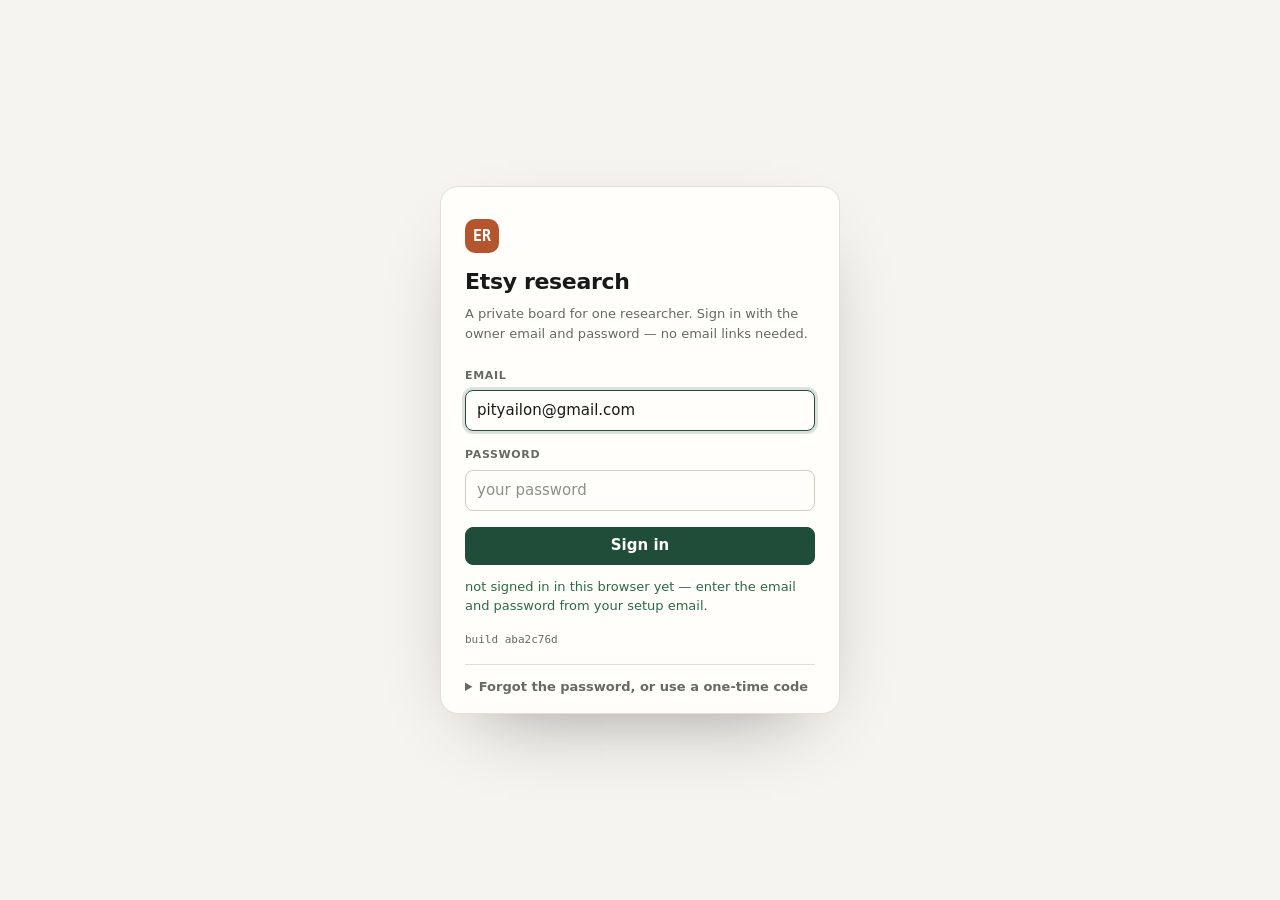
<file: index.html>
<!doctype html>
<html lang="en">
<head>
<meta charset="utf-8">
<meta name="build" content="aba2c76d">
<script>
  // Record failures before app.js runs: without this a thrown boot() looks
  // exactly like "signed in but the board never appeared".
  window.__errs = [];
  addEventListener('error', (e) => window.__errs.push(`${e.message} @ ${e.filename}:${e.lineno}`));
  // boot failsafe: if app.js never resolves the session, show the gate anyway
  setTimeout(() => {
    if (document.body.dataset.auth !== 'pending') return;
    document.body.dataset.auth = 'out';
    var g = document.getElementById('gate');
    if (g) g.hidden = false;   // [hidden] now really hides, so clear it
  }, 7000);
  addEventListener('unhandledrejection', (e) => window.__errs.push(`promise: ${(e.reason && e.reason.message) || e.reason}`));
</script>
<meta name="viewport" content="width=device-width, initial-scale=1">
<title>Etsy research — a private board for picking niches</title>
<meta name="description" content="What Etsy sells for each keyword: prices, favourite counts, seller strength and how the search results move over time.">
<meta name="color-scheme" content="light dark">
<link rel="stylesheet" href="./styles.css?v=2c729a61">
<link rel="icon" href="data:image/svg+xml,<svg xmlns='http://www.w3.org/2000/svg' viewBox='0 0 100 100'><rect width='100' height='100' rx='22' fill='%23b4552d'/><text x='50' y='68' font-family='system-ui' font-size='54' font-weight='600' text-anchor='middle' fill='%23fff'>E</text></svg>">
</head>
<body data-auth="pending">
<a class="skip" href="#browse">Skip to the listings</a>
<div id="boot-splash">Checking your session…</div>

<div id="banner" class="banner" hidden></div>

<header class="appbar">
  <div class="shell appbar-in">
    <div class="brand">
      <span class="brand-mark" aria-hidden="true">ER</span>
      <span class="brand-text">
        <b>Etsy research</b>
        <span>private board</span>
      </span>
    </div>
    <div class="appbar-right">
      <span class="crawl-state" title="When the crawler last wrote a listing">
        <span class="dot" id="s-dot"></span>
        <span id="s-seen">—</span>
      </span>
      <button class="btn ghost sm" id="acct-btn" title="account">account</button>
    </div>
  </div>
</header>

<main class="shell">

  <!-- ── at a glance ───────────────────────────────────────────────────── -->
  <section class="kpis" aria-label="What the board holds">
    <div class="kpi">
      <span class="kpi-label">Listings</span>
      <b id="s-listings">—</b>
      <span class="kpi-note">unique products, de-duplicated by Etsy id</span>
    </div>
    <div class="kpi">
      <span class="kpi-label">Readings</span>
      <b id="s-snaps">—</b>
      <span class="kpi-note">price and favourite readings over time</span>
    </div>
    <div class="kpi">
      <span class="kpi-label">Keywords</span>
      <b id="s-queue">—</b>
      <span class="kpi-note">on the crawl schedule</span>
    </div>
    <div class="kpi kpi-budget">
      <span class="kpi-label">Search pages today</span>
      <b id="kpi-pages">—</b>
      <span class="kpi-note" id="kpi-pages-note">loading budget…</span>
      <div class="meter"><i id="kpi-meter"></i></div>
    </div>
  </section>

  <!-- ── market ────────────────────────────────────────────────────────── -->
  <section class="card-block" id="market" aria-labelledby="market-title">
    <div class="block-head">
      <div>
        <h2 id="market-title">Market</h2>
        <div class="title-row"><h3>What each keyword is actually worth</h3></div>
        <p class="block-sub">
          One row per keyword, from its most recent crawl. Read left to right:
          <b>the going price</b>, then <b>how much demand the winners have</b>, then
          <b>how weak the field is</b> — a high price with weak sellers is the opening.
        </p>
      </div>
    </div>

    <div class="table-wrap">
      <table class="data market-table">
        <thead>
          <tr>
            <th scope="col">Keyword</th>
            <th scope="col">Listings in crawl</th>
            <th scope="col">Median price</th>
            <th scope="col">Top 10% favourites</th>
            <th scope="col">Weak sellers</th>
            <th scope="col">Listed ≤ 90 days</th>
            <th scope="col">Next check</th>
          </tr>
        </thead>
        <tbody id="market-body"></tbody>
      </table>
    </div>
    <p class="empty-inline" id="market-empty" hidden>
      Nothing measured yet. Add a keyword below and the next crawl fills this table in.
    </p>

    <p class="note">
      <b>Listings in crawl</b> is the size of that keyword's most recent sample, not its whole
      market. The two shares are measured over the same sample — “listed ≤ 90 days” only counts
      crawls from 6 November 2026 onward, so older rows show a dash rather than a guess.
    </p>

    <dl class="legend">
      <div>
        <dt>Top 10% favourites</dt>
        <dd>The favourite count that puts a listing in the best tenth of results — the bar a new listing has to clear.</dd>
      </div>
      <div>
        <dt>Weak sellers</dt>
        <dd>Share of results with fewer than 50 reviews. High means the field is soft and a new shop can rank.</dd>
      </div>
      <div>
        <dt>Listed ≤ 90 days</dt>
        <dd>Share of listings created in the last three months. High means Etsy is still letting newcomers in.</dd>
      </div>
    </dl>
  </section>

  <!-- ── signals ───────────────────────────────────────────────────────── -->
  <section class="card-block" id="signals" aria-labelledby="signals-title">
    <div class="block-head split">
      <div>
        <h2 id="signals-title">Signals</h2>
        <div class="title-row"><h3>Where a new design can still win</h3></div>
        <p class="block-sub">
          Everything below is derived from data already stored — publish dates, favourite counts,
          search rank — so it costs no extra page loads. Favourites stand in for sales: Etsy
          publishes no sold counts, and a favourite is the closest public sign of intent to buy.
        </p>
      </div>
      <div class="field">
        <label for="sig-kw">Focus keyword</label>
        <select id="sig-kw"></select>
      </div>
    </div>

    <div class="table-wrap">
      <table class="data">
        <thead>
          <tr>
            <th scope="col">Keyword</th>
            <th scope="col">Entry score</th>
            <th scope="col">Sample</th>
            <th scope="col">Median price</th>
            <th scope="col">Top 10% favourites</th>
            <th scope="col">Weak sellers</th>
            <th scope="col">New in top 30</th>
            <th scope="col">Shop HHI</th>
          </tr>
        </thead>
        <tbody id="entry-body"></tbody>
      </table>
    </div>

    <dl class="legend">
      <div>
        <dt>Entry score</dt>
        <dd>0–100. How weak the sellers are, how often new listings break into the top 30, how
          spread out the shops are, and how much demand the winners show — combined. Higher means
          an easier market to enter.</dd>
      </div>
      <div>
        <dt>New in top 30</dt>
        <dd>Share of the first 30 results published in the last 90 days. This single number decides
          whether a new shop can rank at all.</dd>
      </div>
      <div>
        <dt>Shop HHI</dt>
        <dd>How concentrated the market is across shops. Near 0 means hundreds of small sellers;
          above 0.25 means a handful of shops own the results.</dd>
      </div>
    </dl>

    <div class="signal-grid">
      <div>
        <h3 class="sub-head">Do new listings reach the top?</h3>
        <p class="panel-sub">
          Every listing in the sample, bucketed by age, with the share of each bucket that appeared
          in the first 20 results. If the 0–7 day row is near zero for a keyword, that market is
          closed to newcomers.
        </p>
        <div class="table-wrap">
          <table class="data compact">
            <thead>
              <tr>
                <th scope="col">Age</th>
                <th scope="col">Top-20 share</th>
                <th scope="col">Median favourites/day</th>
                <th scope="col">Listings</th>
              </tr>
            </thead>
            <tbody id="cohort-body"></tbody>
          </table>
        </div>
      </div>
      <div>
        <h3 class="sub-head">Launch curve</h3>
        <p class="panel-sub">
          Median favourites per day, grouped by the week a listing was published. A flat line means
          age barely matters; a falling line means the niche rewards whatever is newest.
        </p>
        <div class="curve" id="curve-body" role="img" aria-label="Favourites per day by publication week"></div>
      </div>
    </div>

    <h3 class="sub-head">Fastest movers</h3>
    <p class="panel-sub">
      Listings under 90 days old, ranked by favourites gained per day since publication — the
      closest thing to “what is working right now”.
    </p>
    <ol class="movers" id="movers-body"></ol>

    <h3 class="sub-head">Title language that wins</h3>
    <p class="panel-sub">
      Words and two-word phrases taken from titles, ranked by the median favourites of the listings
      that use them. It answers a narrow question: which words keep showing up on the listings that
      get saved?
    </p>
    <div class="table-wrap">
      <table class="data compact">
        <thead>
          <tr>
            <th scope="col">Phrase</th>
            <th scope="col">Listings</th>
            <th scope="col">Median favourites</th>
            <th scope="col">Top 10%</th>
            <th scope="col">Median price</th>
            <th scope="col">New (30 d)</th>
          </tr>
        </thead>
        <tbody id="phrase-body"></tbody>
      </table>
    </div>
    <p class="note">
      A phrase needs at least three listings in the sample to appear — a word used once by one huge
      listing is noise, not a pattern.
    </p>
  </section>

  <!-- ── design briefs ────────────────────────────────────────────────── -->
  <section class="card-block" id="briefs" aria-labelledby="briefs-title">
    <div class="block-head split">
      <div>
        <h2 id="briefs-title">Design briefs</h2>
        <div class="title-row"><h3>What to design next, and what the winners look like</h3></div>
        <p class="block-sub">
          Every shirt is filed into one buyer-identity niche by its title. A niche scores high when
          its winners show real demand but the niche is not yet saturated. Click a row to see the
          six best-performing designs inside it.
        </p>
      </div>
      <div class="field">
        <label for="db-kw">Keyword</label>
        <select id="db-kw"></select>
      </div>
    </div>

    <div class="table-wrap">
      <table class="data" id="brief-table">
        <thead>
          <tr>
            <th scope="col">Niche</th>
            <th scope="col">Opportunity</th>
            <th scope="col">Listings</th>
            <th scope="col">Median favourites</th>
            <th scope="col">Top 10%</th>
            <th scope="col">Median price</th>
            <th scope="col">Shops</th>
            <th scope="col">New (90 d)</th>
          </tr>
        </thead>
        <tbody id="brief-body"></tbody>
      </table>
    </div>
    <p class="note" id="brief-note">
      Opportunity combines demand (the favourites a top-10% listing in this niche has), how open the
      niche is (fewer listings and shops score higher) and freshness — then shrinks towards zero
      below 30 listings, so one viral shirt cannot invent a niche.
    </p>

    <h3 class="sub-head" id="designs-head">Designs in this niche</h3>
    <p class="panel-sub">
      The six most-favourited shirts in the selected niche. Read the idea, the phrasing and the
      typography — the point is your own version of a concept that already works, never a copy.
    </p>
    <div class="design-grid" id="design-grid"></div>

    <h3 class="sub-head">What the winners are printed on</h3>
    <p class="panel-sub">
      Blank and print method, read from the descriptions of the shirts this crawler has seen. This
      is the cost-and-margin half of the decision, not the design half.
    </p>
    <div class="table-wrap">
      <table class="data compact">
        <thead>
          <tr>
            <th scope="col">Blank / method</th>
            <th scope="col">Share of shirts</th>
            <th scope="col">Median favourites</th>
          </tr>
        </thead>
        <tbody id="production-body"></tbody>
      </table>
    </div>
  </section>

  <!-- ── design library ─────────────────────────────────────────────────── -->
  <section class="card-block" id="library" aria-labelledby="library-title">
    <div class="block-head split">
      <div>
        <h2 id="library-title">Design library</h2>
        <div class="title-row"><h3>Every design read off the artwork — phrase, composition, palette</h3></div>
        <p class="block-sub">
          The crawler stores what Etsy says about a listing. This panel reads the picture: the phrase
          printed on the shirt (OCR), whether the design is text-only or text plus artwork, the
          background treatment, and the dominant colours. Filter it, read the phrases, then make your
          own version — inspiration, never a copy.
        </p>
      </div>
      <div class="field">
        <label for="lib-kw">Keyword</label>
        <select id="lib-kw"></select>
      </div>
    </div>

    <div class="toolbar lib-toolbar">
      <div class="field">
        <label for="lib-niche">Niche</label>
        <select id="lib-niche"></select>
      </div>
      <div class="field">
        <label for="lib-bg">Background</label>
        <select id="lib-bg">
          <option value="all">Any</option>
          <option value="solid">Solid</option>
          <option value="striped">Striped</option>
          <option value="gradient">Gradient</option>
          <option value="photo">Photo / mockup</option>
        </select>
      </div>
      <div class="field">
        <label for="lib-only">Show</label>
        <select id="lib-only">
          <option value="all">All designs</option>
          <option value="text">With a readable phrase</option>
          <option value="proven">Bestseller or star seller</option>
        </select>
      </div>
      <button id="lib-csv" class="btn ghost" type="button">Download CSV</button>
    </div>

    <p class="note" id="lib-count">Loading the library…</p>
    <div class="lib-grid" id="lib-grid"></div>

    <h3 class="sub-head">Validated phrases</h3>
    <p class="panel-sub">
      The same words on more than one shirt. Several sellers arriving at the same phrase
      independently is the closest thing to proof that an idea sells — this is the pattern half of
      the research, before you reimagine it for your own niche.
    </p>
    <div class="table-wrap">
      <table class="data compact">
        <thead>
          <tr>
            <th scope="col">Phrase</th>
            <th scope="col">Shirts</th>
            <th scope="col">Shops</th>
            <th scope="col">Demand</th>
            <th scope="col">Niches it spans</th>
            <th scope="col">Median price</th>
          </tr>
        </thead>
        <tbody id="pat-body"></tbody>
      </table>
    </div>
  </section>

  <!-- ── listings ──────────────────────────────────────────────────────── -->
  <section class="card-block" id="browse" aria-labelledby="browse-title">
    <div class="block-head">
      <div>
        <h2 id="browse-title">Listings</h2>
        <div class="title-row"><h3>Every product the crawler has captured</h3></div>
      </div>
      <div class="toolbar">
        <label class="search-wrap" aria-label="Search listings">
          <svg viewBox="0 0 24 24" aria-hidden="true"><circle cx="11" cy="11" r="7"></circle><path d="m16.5 16.5 4 4"></path></svg>
          <input type="text" id="q" placeholder="Search title, shop or description">
        </label>
        <div class="seg" id="seg" role="group" aria-label="Filter listings">
          <button data-status="all" aria-pressed="true">All</button>
          <button data-status="rising" aria-pressed="false">Rising</button>
          <button data-status="new" aria-pressed="false">New</button>
          <button data-status="starred" aria-pressed="false">Shortlisted</button>
          <button data-status="organic" aria-pressed="false">No ads</button>
        </div>
        <div class="field">
          <select id="sort" aria-label="Sort listings">
            <option value="favorites">Most favourites</option>
            <option value="momentum">Biggest gain since last crawl</option>
            <option value="newest">Newest first seen</option>
            <option value="price_asc">Price, low to high</option>
            <option value="price_desc">Price, high to low</option>
            <option value="reviews">Most reviewed</option>
          </select>
        </div>
        <div class="count" id="count"></div>
      </div>
    </div>

    <div class="grid" id="grid"></div>
    <div class="more" id="more-wrap" hidden><button class="btn ghost" id="more">Show more</button></div>
    <div class="empty" id="empty" hidden>Nothing matches yet. Add a keyword below — the crawler picks it up within the hour.</div>
  </section>

  <!-- ── crawler ───────────────────────────────────────────────────────── -->
  <section class="card-block block-secondary" id="crawler" aria-labelledby="crawler-title">
    <div class="block-head">
      <div>
        <h2 id="crawler-title">Crawler</h2>
        <div class="title-row"><h3>What gets crawled, and when</h3></div>
        <p class="block-sub">
          Each keyword has its own timer and its own place in the search results.
          One wake-up always fetches two search pages, then visits every new listing on them.
        </p>
      </div>
      <div class="now" id="next-up"></div>
    </div>

    <form class="queue-form" id="kw-form" autocomplete="off">
      <div class="field grow">
        <label for="kw">Add a keyword</label>
        <input type="text" id="kw" placeholder="e.g. personalised wedding gift" required minlength="2" maxlength="80">
      </div>
      <div class="field">
        <label for="kw-depth">Page depth <button type="button" class="help" data-help="depth" aria-label="What is page depth?">?</button></label>
        <input type="number" id="kw-depth" value="20" min="1" max="100">
      </div>
      <div class="field">
        <label for="kw-interval">Check every</label>
        <select id="kw-interval"></select>
      </div>
      <button class="btn" type="submit">Add to queue</button>
    </form>

    <div class="bulk" id="bulk" hidden>
      <b id="bulk-count">0 selected</b>
      <span class="bulk-label">check every</span>
      <select id="bulk-interval" aria-label="Interval for selected keywords"></select>
      <button class="btn sm" id="bulk-apply" type="button">Apply</button>
      <button class="btn ghost sm" id="bulk-clear" type="button">Clear</button>
    </div>

    <div class="table-wrap">
      <table class="queue">
        <thead>
          <tr>
            <th class="chk"><input type="checkbox" id="check-all" aria-label="Select all keywords"></th>
            <th>Keyword</th>
            <th>Check every</th>
            <th>Depth</th>
            <th>Lap progress</th>
            <th>Next check</th>
            <th>Last run</th>
            <th class="acts"></th>
          </tr>
        </thead>
        <tbody id="queue-body"></tbody>
      </table>
      <p class="queue-empty" id="queue-empty" hidden>No keywords yet. Add one above and the runner picks it up within the hour.</p>
    </div>

    <div class="explainers">
      <details class="explain" id="explain-depth">
        <summary>What is “page depth”?</summary>
        <div class="explain-body" id="depth-explain"></div>
      </details>
      <details class="explain" id="explain-interval">
        <summary>What does “check every” change?</summary>
        <div class="explain-body" id="interval-explain"></div>
      </details>
    </div>

    <div class="budget">
      <div class="budget-head">
        <b>Today's crawl budget</b>
        <span id="budget-text">—</span>
      </div>
      <div class="meter"><i id="budget-bar"></i></div>
      <div class="budget-foot">
        <span id="demand-text"></span>
        <span class="budget-set">
          <label for="budget-input">pages/day</label>
          <input type="number" id="budget-input" min="6" max="200" step="2">
          <button class="btn ghost sm" id="budget-save" type="button">Save</button>
        </span>
      </div>
    </div>
  </section>

  <!-- ── runs ──────────────────────────────────────────────────────────── -->
  <section class="card-block" id="runs-block" aria-labelledby="runs-title">
    <div class="block-head">
      <div>
        <h2 id="runs-title">Recent slices</h2>
        <div class="title-row"><h3>Every wake-up, and whether Etsy let it through</h3></div>
        <p class="block-sub">A slice is two search pages plus the listings on them. Challenges are the slider puzzles Etsy served.</p>
      </div>
    </div>
    <div class="table-wrap">
      <table class="runs">
        <thead><tr><th>Started</th><th>Keyword</th><th>Pages</th><th>Result</th><th>Listings</th><th>Challenges</th></tr></thead>
        <tbody id="runs"></tbody>
      </table>
    </div>
  </section>
</main>

<div class="scrim" id="scrim"></div>
<aside class="drawer" id="drawer" aria-hidden="true" aria-label="Listing details">
  <button class="close" id="drawer-close" aria-label="Close">✕</button>
  <div id="drawer-body"></div>
</aside>

<div class="scrim2" id="confirm-scrim" hidden></div>
<div class="modal small" id="confirm" role="dialog" aria-modal="true" aria-labelledby="confirm-title" hidden>
  <h3 id="confirm-title">Are you sure?</h3>
  <p class="sub" id="confirm-body"></p>
  <div class="modal-foot">
    <button class="btn" id="confirm-ok" type="button">Confirm</button>
    <button class="btn ghost" id="confirm-cancel" type="button">Cancel</button>
  </div>
</div>

<!-- ── sign-in gate ────────────────────────────────────────────────────── -->
<section class="gate" id="gate" hidden>
  <form class="gate-card" id="gate-form" onsubmit="return window.__gateReady ? true : window.__gateStale()">
    <div class="gate-mark" aria-hidden="true">ER</div>
    <h1>Etsy research</h1>
    <p class="gate-sub">A private board for one researcher. Sign in with the owner email and password — no email links needed.</p>
    <label for="gate-email">Email</label>
    <input type="email" id="gate-email" value="pityailon@gmail.com" autocomplete="username" spellcheck="false" required>
    <label for="gate-pw">Password</label>
    <input type="password" id="gate-pw" autocomplete="current-password" autocapitalize="off" autocorrect="off" spellcheck="false" placeholder="your password" required>
    <button class="btn" id="gate-signin" type="submit">Sign in</button>
    <p class="gate-msg" id="gate-msg" hidden></p>
    <p class="gate-foot mono-note">build <span id="build-tag">not loaded</span></p>
    <details class="gate-alt">
      <summary>Forgot the password, or use a one-time code</summary>
      <p>Type the code from a sign-in email, paste a sign-in link, or send yourself a fresh link.</p>
      <input type="text" id="gate-paste" placeholder="8-digit code, or the whole link" spellcheck="false" autocomplete="off">
      <button class="btn ghost" id="gate-verify" type="button">Sign in with this</button>
      <button class="btn ghost" id="gate-send" type="button">Email me a link instead</button>
    </details>
  </form>
</section>

<div class="toast" id="toast" role="status" aria-live="polite"></div>

<div class="scrim2" id="acct-scrim" hidden></div>
<div class="modal small" id="acct" hidden role="dialog" aria-modal="true" aria-labelledby="acct-title">
  <h2 id="acct-title">Account</h2>
  <p class="mono-note">Signed in as <b id="acct-who">—</b></p>
  <div class="modal-actions">
    <button class="btn ghost" id="acct-close" type="button">Close</button>
    <button class="btn ghost" id="acct-pw" type="button">Change password</button>
    <button class="btn danger" id="acct-out" type="button">Sign out</button>
  </div>
</div>

<div class="scrim2" id="pw-scrim" hidden></div>
<div class="modal small" id="pw" hidden role="dialog" aria-modal="true" aria-labelledby="pw-title">
  <h2 id="pw-title">Change password</h2>
  <label for="pw-new">New password</label>
  <input type="password" id="pw-new" autocomplete="new-password" autocapitalize="off" autocorrect="off" spellcheck="false" placeholder="at least 6 characters">
  <label for="pw-new2">Repeat it</label>
  <input type="password" id="pw-new2" autocomplete="new-password">
  <p class="mono-note" id="pw-msg"></p>
  <div class="modal-actions">
    <button class="btn ghost" id="pw-cancel" type="button">Cancel</button>
    <button class="btn" id="pw-save" type="button">Save password</button>
  </div>
</div>

<script>
  // "I click Sign in and nothing happens" means app.js never ran: GitHub Pages
  // caches HTML for 10 minutes, so a stale index.html can point at a stale (or
  // missing) app.js while the page still looks finished.
  //   * the build id is fetched fresh every load and the scripts loaded with it,
  //     so an old shell still executes the newest code;
  //   * if the app never binds the form, pressing the button explains itself
  //     instead of quietly reloading the page.
  window.__gateStale = function () {
    var m = document.getElementById('gate-msg');
    if (m) {
      m.hidden = false;
      m.innerHTML = 'This page did not finish loading. <a href="./?v=' + Date.now() +
        '">Reload the latest version</a> and try again.';
    }
    return false;
  };

  (function () {
    function load(file, ver) {
      return new Promise(function (resolve) {
        var el = document.createElement('script');
        el.src = './' + file + (ver ? '?v=' + ver : '');
        el.onload = el.onerror = resolve;
        document.body.appendChild(el);
      });
    }
    function boot(ver) {
      window.__BUILD = ver || '';
      // same reason as the scripts: a content-hashed href defeats the 10-minute
      // cache even when the shell itself is stale
      var css = document.querySelector('link[href*="./styles.css?v=2c729a61"]');
      if (css && ver) css.href = './styles.css?v=' + ver;
      return load('config.js', ver).then(function () { return load('app.js', ver); });
    }
    fetch('./version.json?t=' + Date.now(), { cache: 'no-store' })
      .then(function (r) { return r.ok ? r.json() : {}; })
      .then(function (v) { return boot(v && v.build); })
      .catch(function () { return boot(''); });
  })();
</script>
</body>
</html>
</file>
<file: styles.css>
/* ─────────────────────────────────────────────────────────────────────────────
   Etsy research — board styles

   Design notes
   ------------
   Surface: Monitor (primary) + Explore (secondary). The board is read at a
   glance, several times a day: numbers first, decoration last. So the layout is
   a KPI strip → a market table (the decision) → the listing grid → the crawler
   machinery. No hero, no icon tiles, no gradients.

   Tokens only. Every colour, space and radius below is a variable, so the dark
   variant is a token override rather than a second stylesheet. Numbers are
   tabular everywhere they can change, so columns do not jitter between crawls.
   ──────────────────────────────────────────────────────────────────────────── */

:root {
  color-scheme: light;

  /* surfaces */
  --paper: #f6f4ef;
  --surface: #fffefb;
  --surface-2: #f1eee6;
  --surface-3: #e9e5db;
  --line: #e3ded2;
  --line-strong: #d2cbbd;

  /* ink */
  --ink: #171a16;
  --ink-2: #3c423a;
  --muted: #656b61;   /* 4.99 on paper, 5.44 on surface — passes AA at 12px */
  --muted-2: #8b9186;

  /* accents — terracotta is Etsy's, green is "your money" */
  --brand: #b4552d;
  --brand-soft: #f6e7df;
  --accent: #1f4d3a;
  --accent-soft: #e4ece5;
  --up: #2c6a45;
  --down: #9c3d2e;
  --warn: #8d601c;
  --warn-soft: #f7ecd8;

  /* shape */
  --r-sm: 8px;
  --r: 12px;
  --r-lg: 18px;
  --shadow-1: 0 1px 2px rgb(23 26 22 / .05);
  --shadow-2: 0 1px 2px rgb(23 26 22 / .05), 0 10px 28px -12px rgb(23 26 22 / .18);

  /* type */
  --font: ui-sans-serif, system-ui, -apple-system, "Segoe UI", Roboto, "Helvetica Neue", Arial, sans-serif;
  --mono: ui-monospace, SFMono-Regular, "SF Mono", Menlo, Consolas, monospace;
  --t-xs: .6875rem;
  --t-sm: .8125rem;
  --t-base: .9375rem;
  --t-md: 1.0625rem;
  --t-lg: 1.375rem;
  --t-xl: 1.75rem;

  /* space */
  --s-1: 4px; --s-2: 8px; --s-3: 12px; --s-4: 16px;
  --s-5: 24px; --s-6: 32px; --s-7: 48px;
}

@media (prefers-color-scheme: dark) {
  :root {
    color-scheme: dark;
    --paper: #141614;
    --surface: #1b1e1b;
    --surface-2: #212521;
    --surface-3: #2a2e29;
    --line: #2e332d;
    --line-strong: #3d423b;
    --ink: #f2f1ec;
    --ink-2: #cfd2c9;
    --muted: #9aa093;
    --muted-2: #7d8377;
    --brand: #d97a52;
    --brand-soft: #3a251c;
    --accent: #7fb79a;
    --accent-soft: #22352b;
    --up: #7fb79a;
    --down: #e08d7c;
    --warn: #d9b072;
    --warn-soft: #33291a;
    --shadow-1: 0 1px 2px rgb(0 0 0 / .4);
    --shadow-2: 0 1px 2px rgb(0 0 0 / .4), 0 12px 30px -14px rgb(0 0 0 / .7);
  }
  .thumb img { filter: brightness(.94); }
}

*, *::before, *::after { box-sizing: border-box; }

html { -webkit-text-size-adjust: 100%; }

body {
  margin: 0;
  background: var(--paper);
  color: var(--ink);
  font: var(--t-base)/1.5 var(--font);
  -webkit-font-smoothing: antialiased;
  text-rendering: optimizeLegibility;
}

h1, h2, h3, h4 { margin: 0; line-height: 1.2; letter-spacing: -.015em; font-weight: 600; }
p { margin: 0; }
a { color: inherit; }
b, strong { font-weight: 600; }

/* every number that can change is tabular */
.num, .kpi b, .data td, .data th, .price, .delta, .stat b, .kv dd, .meter-note,
.metrics b, .share b, .count, .runs td, .runs th, .budget-head b {
  font-variant-numeric: tabular-nums;
  font-feature-settings: "tnum" 1, "ss01" 1;
}

.skip {
  position: absolute; left: -999px; top: 0; z-index: 100;
  background: var(--surface); color: var(--ink); padding: 10px 14px;
  border: 1px solid var(--line-strong); border-radius: var(--r-sm);
}
.skip:focus { left: 12px; top: 12px; }

:focus-visible {
  outline: 2px solid var(--accent);
  outline-offset: 2px;
  border-radius: 4px;
}

/* ── shell ─────────────────────────────────────────────────────────────────── */
.shell {
  width: 100%;
  max-width: 1440px;
  margin-inline: auto;
  padding-inline: clamp(16px, 3vw, 40px);
}
main.shell { padding-bottom: 96px; }

/* ── app bar ───────────────────────────────────────────────────────────────── */
.appbar {
  position: sticky; top: 0; z-index: 30;
  background: color-mix(in oklab, var(--paper) 88%, transparent);
  backdrop-filter: blur(12px) saturate(1.2);
  border-bottom: 1px solid var(--line);
}
.appbar-in {
  display: flex; align-items: center; gap: var(--s-4);
  min-height: 58px;
}
.brand { display: flex; align-items: center; gap: 10px; min-width: 0; }
.brand-mark {
  width: 26px; height: 26px; border-radius: 8px; flex: none;
  background: var(--brand); color: #fff;
  display: grid; place-items: center;
  font: 600 13px/1 var(--mono);
  letter-spacing: -.02em;
}
.brand-text { display: flex; flex-direction: column; line-height: 1.15; min-width: 0; }
.brand-text b { font-size: var(--t-base); letter-spacing: -.01em; }
.brand-text span { font-size: var(--t-xs); color: var(--muted); letter-spacing: .06em; text-transform: uppercase; }

.appbar-right { margin-left: auto; display: flex; align-items: center; gap: var(--s-3); }
.crawl-state {
  display: inline-flex; align-items: center; gap: 7px;
  font-size: var(--t-sm); color: var(--muted);
  padding: 5px 11px; border: 1px solid var(--line); border-radius: 999px;
  background: var(--surface); white-space: nowrap;
}
.dot { width: 7px; height: 7px; border-radius: 50%; background: var(--up); flex: none; }
.dot.warn { background: var(--warn); }
.dot.off { background: var(--down); }
.dot.live { box-shadow: 0 0 0 3px color-mix(in oklab, var(--up) 22%, transparent); }

/* ── buttons & controls ────────────────────────────────────────────────────── */
.btn {
  font: 550 var(--t-base)/1 var(--font);
  display: inline-flex; align-items: center; justify-content: center; gap: 7px;
  min-height: 38px; padding: 0 16px;
  border-radius: var(--r-sm); border: 1px solid var(--accent);
  background: var(--accent); color: #fdfcf9; cursor: pointer;
  transition: background .14s ease, border-color .14s ease, transform .08s ease;
}
.btn:hover { background: color-mix(in oklab, var(--accent) 88%, black); border-color: color-mix(in oklab, var(--accent) 88%, black); }
.btn:active { transform: translateY(1px); }
.btn.ghost { background: transparent; color: var(--ink-2); border-color: var(--line-strong); }
.btn.ghost:hover { background: var(--surface-2); border-color: var(--line-strong); }
.btn.sm { min-height: 30px; padding: 0 10px; font-size: var(--t-sm); border-radius: 7px; }
.btn.danger { background: var(--down); border-color: var(--down); color: #fff; }
.btn.danger:hover { background: color-mix(in oklab, var(--down) 88%, black); }
.btn[disabled] { opacity: .45; cursor: not-allowed; }

.field { display: flex; flex-direction: column; gap: 6px; min-width: 0; }
.field.grow { flex: 1; }
.field label, .kpi-label, .block-head h2, .kv dt, .legend dt, .drawer h4 {
  font-size: var(--t-xs); font-weight: 600; letter-spacing: .08em;
  text-transform: uppercase; color: var(--muted);
  display: flex; align-items: center; gap: 6px;
}
input[type=text], input[type=number], input[type=password], input[type=email], select, textarea {
  font: var(--t-base)/1.4 var(--font);
  color: var(--ink); background: var(--surface);
  border: 1px solid var(--line-strong); border-radius: var(--r-sm);
  padding: 9px 11px; min-width: 0; width: 100%;
  transition: border-color .12s ease, box-shadow .12s ease;
}
input::placeholder { color: var(--muted-2); }
input:focus, select:focus, textarea:focus {
  outline: none; border-color: var(--accent);
  box-shadow: 0 0 0 3px color-mix(in oklab, var(--accent) 16%, transparent);
}
select { appearance: none; background-image: linear-gradient(45deg, transparent 50%, var(--muted) 50%), linear-gradient(135deg, var(--muted) 50%, transparent 50%); background-position: calc(100% - 15px) 52%, calc(100% - 10px) 52%; background-size: 5px 5px, 5px 5px; background-repeat: no-repeat; padding-right: 28px; }
.help {
  width: 15px; height: 15px; border-radius: 50%; border: 1px solid var(--line-strong);
  background: var(--surface-2); color: var(--muted); font: 700 9.5px/1 var(--font);
  display: inline-grid; place-items: center; cursor: pointer; padding: 0;
}
.help:hover { background: var(--accent); border-color: var(--accent); color: #fff; }

/* ── KPI strip ─────────────────────────────────────────────────────────────── */
.kpis {
  display: grid;
  grid-template-columns: repeat(4, minmax(0, 1fr));
  border-bottom: 1px solid var(--line);
  margin-bottom: var(--s-6);
}
.kpi {
  padding: var(--s-5) var(--s-5) var(--s-4) 0;
  display: flex; flex-direction: column; gap: 6px;
  border-right: 1px solid var(--line);
}
.kpi + .kpi { padding-left: var(--s-5); }
.kpi:last-child { border-right: 0; }
.kpi b { font-size: var(--t-xl); font-weight: 620; letter-spacing: -.02em; line-height: 1; }
.kpi-note { font-size: var(--t-sm); color: var(--muted); }
.kpi-budget .meter { margin-top: 10px; }

/* ── blocks ────────────────────────────────────────────────────────────────── */
.card-block {
  background: var(--surface);
  border: 1px solid var(--line);
  border-radius: var(--r-lg);
  padding: var(--s-5) var(--s-5) var(--s-4);
  margin-bottom: var(--s-5);
  box-shadow: var(--shadow-1);
}
.block-head {
  display: flex; align-items: flex-start; gap: var(--s-4);
  flex-wrap: wrap; margin-bottom: var(--s-4);
}
.block-head h2 {
  font-size: var(--t-xs); letter-spacing: .1em; color: var(--muted);
  margin-bottom: 0;
}
.block-head .title-row { display: flex; align-items: baseline; gap: 10px; }
.block-head .title-row h3 { font-size: var(--t-md); letter-spacing: -.01em; }
.block-sub { margin-top: 6px; font-size: var(--t-sm); color: var(--muted); max-width: 74ch; line-height: 1.55; }
.block-head .toolbar { margin-left: auto; }

/* ── market table ──────────────────────────────────────────────────────────── */
.table-wrap { overflow-x: auto; margin-inline: calc(var(--s-1) * -1); }
table.data {
  width: 100%; border-collapse: collapse; font-size: var(--t-sm);
}
table.data th {
  text-align: right; font-size: var(--t-xs); font-weight: 600; letter-spacing: .06em;
  text-transform: uppercase; color: var(--muted); white-space: nowrap;
  padding: 8px 12px; border-bottom: 1px solid var(--line-strong);
}
table.data th:first-child, table.data td:first-child { text-align: left; padding-left: var(--s-2); }
table.data td {
  padding: 13px 12px; border-bottom: 1px solid var(--line);
  text-align: right; white-space: nowrap;
}
table.data tbody tr:last-child td { border-bottom: 0; }
table.data tbody tr { transition: background .12s ease; }
table.data tbody tr:hover { background: var(--surface-2); }
table.data .kw { font-weight: 600; font-size: var(--t-base); letter-spacing: -.005em; }
table.data .dim { color: var(--muted); }
table.data .strong { font-weight: 600; }

/* thin share bar: a number is precise, a bar is scannable — use both */
.share { display: inline-flex; align-items: center; gap: 8px; justify-content: flex-end; }
.share i {
  display: block; width: 54px; height: 4px; border-radius: 3px;
  background: var(--surface-3); overflow: hidden;
}
.share i b { display: block; height: 100%; background: var(--up); border-radius: 3px; }
.share.low i b { background: var(--warn); }
.share.high i b { background: var(--up); }
.share .pct { min-width: 34px; text-align: right; font-variant-numeric: tabular-nums; }

.legend {
  display: grid; grid-template-columns: repeat(3, minmax(0, 1fr));
  gap: var(--s-3) var(--s-5); margin: var(--s-4) 0 0;
  padding-top: var(--s-4); border-top: 1px solid var(--line);
}
.legend div { display: flex; flex-direction: column; gap: 3px; }
.legend dd { margin: 0; font-size: var(--t-sm); color: var(--muted); line-height: 1.45; }
.legend dt { color: var(--ink-2); }

.empty-inline {
  padding: var(--s-5); text-align: center; color: var(--muted); font-size: var(--t-sm);
  background: var(--surface-2); border-radius: var(--r); margin-top: var(--s-3);
}

/* ── browse toolbar ────────────────────────────────────────────────────────── */
.toolbar { display: flex; align-items: center; gap: var(--s-3); flex-wrap: wrap; }
.search-wrap { position: relative; min-width: 240px; flex: 1; max-width: 360px; }
.search-wrap input { padding-left: 32px; }
.search-wrap svg { position: absolute; left: 10px; top: 50%; transform: translateY(-50%); width: 15px; height: 15px; stroke: var(--muted); fill: none; stroke-width: 1.8; pointer-events: none; }

.seg {
  display: inline-flex; padding: 3px; gap: 2px;
  background: var(--surface-2); border: 1px solid var(--line); border-radius: 999px;
}
.seg button {
  font: 550 var(--t-sm)/1 var(--font); color: var(--muted);
  border: 0; background: transparent; cursor: pointer;
  padding: 7px 13px; border-radius: 999px; white-space: nowrap;
  transition: background .12s ease, color .12s ease;
}
.seg button:hover { color: var(--ink); }
.seg button[aria-pressed="true"] { background: var(--ink); color: var(--paper); }
.count { color: var(--muted); font-size: var(--t-sm); margin-left: auto; }

/* ── listing grid ──────────────────────────────────────────────────────────── */
.grid {
  display: grid; gap: var(--s-4);
  grid-template-columns: repeat(auto-fill, minmax(248px, 1fr));
  margin-top: var(--s-4);
}
.card {
  background: var(--surface); border: 1px solid var(--line);
  border-radius: var(--r); overflow: hidden;
  display: flex; flex-direction: column;
  transition: border-color .14s ease, box-shadow .14s ease, transform .14s ease;
}
.card:hover { border-color: var(--line-strong); box-shadow: var(--shadow-2); transform: translateY(-2px); }
.card:focus-within { border-color: var(--accent); }
.thumb {
  position: relative; aspect-ratio: 4 / 3; background: var(--surface-2);
  overflow: hidden; cursor: zoom-in;
}
.thumb img { width: 100%; height: 100%; object-fit: cover; display: block; transition: transform .35s ease; }
.card:hover .thumb img { transform: scale(1.025); }
.thumb .star {
  position: absolute; top: 8px; right: 8px; width: 30px; height: 30px;
  display: grid; place-items: center;
  border-radius: 50%; border: 1px solid color-mix(in oklab, var(--line) 60%, transparent);
  background: color-mix(in oklab, var(--surface) 88%, transparent);
  color: var(--muted-2); cursor: pointer; font-size: 14px; line-height: 1;
  backdrop-filter: blur(6px);
  transition: color .12s ease, transform .12s ease;
}
.thumb .star:hover { transform: scale(1.06); color: var(--warn); }
.thumb .star[data-on="true"] { color: var(--warn); }
.badge-ad {
  position: absolute; top: 8px; left: 8px;
  font: 700 var(--t-xs)/1 var(--font); letter-spacing: .08em; text-transform: uppercase;
  color: #fff; background: color-mix(in oklab, var(--ink) 78%, transparent);
  padding: 4px 7px; border-radius: 5px; backdrop-filter: blur(4px);
}
.card .body { padding: var(--s-3) var(--s-3) var(--s-3); display: flex; flex-direction: column; gap: 8px; flex: 1; }
.card .shop { font-size: var(--t-xs); color: var(--muted); letter-spacing: .04em; text-transform: uppercase; }
.card h3 {
  margin: 0; font-size: var(--t-base); font-weight: 550; line-height: 1.35;
  display: -webkit-box; -webkit-line-clamp: 2; -webkit-box-orient: vertical; overflow: hidden;
  min-height: 2.7em;
}
.card .metrics {
  display: grid; grid-template-columns: repeat(3, 1fr);
  gap: 2px; margin-top: auto; padding-top: 10px;
  border-top: 1px solid var(--line);
}
.card .metrics div { display: flex; flex-direction: column; gap: 1px; min-width: 0; }
.card .metrics b { font-size: var(--t-base); font-weight: 600; letter-spacing: -.01em; }
.card .metrics span { font-size: 10.5px; color: var(--muted); letter-spacing: .05em; text-transform: uppercase; }
.card .metrics .delta { font-size: 10.5px; font-weight: 600; letter-spacing: 0; text-transform: none; }
.card .tags { display: flex; gap: 5px; flex-wrap: wrap; }
.tag {
  font-size: 10.5px; letter-spacing: .02em; color: var(--muted);
  border: 1px solid var(--line); border-radius: 5px; padding: 2px 6px;
  background: var(--surface-2); white-space: nowrap;
}
.tag.ad { border-color: color-mix(in oklab, var(--brand) 40%, var(--line)); color: var(--brand); background: var(--brand-soft); text-transform: uppercase; letter-spacing: .06em; font-weight: 600; }
.tag.quiet { opacity: .78; }
.card .actions { display: flex; gap: 6px; padding: 0 var(--s-3) var(--s-3); }
.card .actions a, .card .actions button {
  flex: 1; display: inline-flex; align-items: center; justify-content: center;
  min-height: 32px; font: 550 var(--t-sm)/1 var(--font);
  text-decoration: none; color: var(--ink-2); cursor: pointer;
  background: var(--surface-2); border: 1px solid var(--line); border-radius: 7px;
  transition: background .12s ease, border-color .12s ease;
}
.card .actions a:hover, .card .actions button:hover { background: var(--surface-3); border-color: var(--line-strong); }
.card .actions a:last-child { background: transparent; }

.delta { font-size: var(--t-sm); color: var(--muted); }
.delta.up { color: var(--up); }
.delta.down { color: var(--down); }
.price { font-size: var(--t-md); font-weight: 620; }

.more { display: flex; justify-content: center; margin-top: var(--s-5); }
.empty { text-align: center; color: var(--muted); padding: var(--s-7) var(--s-4); font-size: var(--t-sm); }

/* ── crawler block (secondary) ─────────────────────────────────────────────── */
.block-secondary { background: var(--surface-2); box-shadow: none; }
.queue-form { display: flex; gap: var(--s-3); flex-wrap: wrap; align-items: flex-end; }
.queue-form .btn { min-height: 38px; }
#kw { width: 100%; }
#kw-depth { width: 88px; }

.bulk {
  display: flex; align-items: center; gap: var(--s-3); flex-wrap: wrap;
  margin-top: var(--s-3); padding: 10px 14px; border-radius: var(--r-sm);
  background: var(--accent-soft); border: 1px solid color-mix(in oklab, var(--accent) 25%, var(--line));
  font-size: var(--t-sm);
}
.bulk-label { color: var(--muted); }
.bulk select { width: auto; padding: 6px 26px 6px 9px; }

table.queue { width: 100%; border-collapse: collapse; font-size: var(--t-sm); }
table.queue th {
  text-align: left; font-size: var(--t-xs); font-weight: 600; letter-spacing: .06em;
  text-transform: uppercase; color: var(--muted); padding: 8px 10px;
  border-bottom: 1px solid var(--line-strong); white-space: nowrap;
}
table.queue td { padding: 12px 10px; border-bottom: 1px solid var(--line); vertical-align: middle; }
table.queue tr:last-child td { border-bottom: 0; }
table.queue tr:hover td { background: color-mix(in oklab, var(--surface) 60%, transparent); }
table.queue .chk { width: 28px; }
.kw-name { display: flex; align-items: center; gap: 8px; }
.kw-name b { font-weight: 600; }
.pill {
  font-size: 10.5px; font-weight: 600; letter-spacing: .06em; text-transform: uppercase;
  padding: 3px 7px; border-radius: 999px; white-space: nowrap;
}
.pill.queued { background: var(--surface-3); color: var(--ink-2); }
.pill.running { background: var(--accent-soft); color: var(--up); }
.pill.blocked { background: color-mix(in oklab, var(--down) 14%, var(--surface)); color: var(--down); }
.pill.paused { background: var(--warn-soft); color: var(--warn); }
table.queue select.iv { padding: 6px 24px 6px 8px; font-size: var(--t-sm); width: auto; }
table.queue input.dp { width: 66px; padding: 6px 8px; font-size: var(--t-sm); }
.prog { min-width: 180px; }
.prog > span { display: block; font-size: var(--t-sm); }
.prog .bar { height: 4px; border-radius: 3px; background: var(--surface-3); margin: 6px 0 4px; overflow: hidden; }
.prog .bar i { display: block; height: 100%; background: var(--up); border-radius: 3px; }
.tiny { font-size: var(--t-xs); color: var(--muted); }
td.due, td.last { white-space: nowrap; }
td.last { color: var(--muted); }
td.acts { text-align: right; white-space: nowrap; }
td.acts button {
  border: 1px solid var(--line-strong); background: var(--surface); color: var(--muted);
  cursor: pointer; font-size: 11px; line-height: 1; padding: 6px 8px; border-radius: 6px; margin-left: 4px;
}
td.acts button:hover { background: var(--surface-3); color: var(--ink); }
.now-tag { color: var(--up); }
.now { display: flex; flex-wrap: wrap; gap: 6px; justify-content: flex-end; }
.next-chip {
  display: inline-flex; align-items: center; gap: 6px; white-space: nowrap;
  font-size: var(--t-xs); color: var(--muted);
  background: var(--surface-2); border: 1px solid var(--line);
  border-radius: 999px; padding: 4px 10px;
}
.next-chip b { color: var(--ink-2); font-weight: 600; }
.next-chip .sep { color: var(--line-strong); }
.note { margin: var(--s-3) 0 0; font-size: var(--t-xs); color: var(--muted); line-height: 1.5; max-width: 82ch; }
.note b { color: var(--ink-2); }
input.pick, .chk input { width: 15px; height: 15px; accent-color: var(--brand); cursor: pointer; }
.muted { color: var(--muted); }
.warn { color: var(--warn); }
.ok { color: var(--up); }
.bad { color: var(--down); }
.queue-empty { color: var(--muted); font-size: var(--t-sm); padding: var(--s-4) 2px 2px; }

.explainers { margin-top: var(--s-4); border-top: 1px solid var(--line); padding-top: var(--s-2); }
.explain { border-bottom: 1px solid var(--line); }
.explain:last-child { border-bottom: 0; }
.explain summary {
  cursor: pointer; padding: 10px 2px; font-size: var(--t-sm); font-weight: 550; color: var(--ink-2);
  list-style: none; display: flex; align-items: center; gap: 8px;
}
.explain summary::-webkit-details-marker { display: none; }
.explain summary::before { content: "▸"; color: var(--muted); font-size: 10px; transition: transform .15s ease; }
.explain[open] summary::before { transform: rotate(90deg); }
.explain-body { padding: 0 2px 14px 18px; font-size: var(--t-sm); line-height: 1.65; color: var(--ink-2); }
.explain-body p { margin: 0 0 8px; }
.explain-body p:last-child { margin: 0; }

/* ── budget ────────────────────────────────────────────────────────────────── */
.budget {
  margin-top: var(--s-4); padding: var(--s-4);
  border-radius: var(--r); background: var(--surface); border: 1px solid var(--line);
}
.budget-head { display: flex; justify-content: space-between; align-items: baseline; gap: var(--s-3); font-size: var(--t-sm); }
.budget-head b { font-size: var(--t-xs); letter-spacing: .08em; text-transform: uppercase; color: var(--muted); font-weight: 600; }
.meter { height: 6px; border-radius: 4px; background: var(--surface-3); overflow: hidden; margin: 9px 0; }
.meter i { display: block; height: 100%; width: 0; background: var(--up); border-radius: 4px; transition: width .35s ease; }
.meter i.high { background: var(--warn); }
.meter i.full { background: var(--down); }
.budget-foot { display: flex; justify-content: space-between; gap: var(--s-3); flex-wrap: wrap; align-items: center; font-size: var(--t-sm); }
.budget-set { display: flex; align-items: center; gap: 7px; color: var(--muted); }
.budget-set input { width: 74px; padding: 5px 8px; }

/* ── runs ──────────────────────────────────────────────────────────────────── */
table.runs { width: 100%; border-collapse: collapse; font-size: var(--t-sm); }
table.runs th {
  text-align: left; font-size: var(--t-xs); font-weight: 600; letter-spacing: .06em;
  text-transform: uppercase; color: var(--muted); padding: 8px 10px;
  border-bottom: 1px solid var(--line-strong);
}
table.runs td { padding: 10px; border-bottom: 1px solid var(--line); }
table.runs tr:last-child td { border-bottom: 0; }

/* ── drawer ────────────────────────────────────────────────────────────────── */
.scrim {
  position: fixed; inset: 0; background: color-mix(in oklab, var(--ink) 38%, transparent);
  opacity: 0; pointer-events: none; transition: opacity .18s ease; z-index: 40;
}
.scrim.open { opacity: 1; pointer-events: auto; }
.drawer {
  position: fixed; top: 0; right: 0; height: 100%; width: min(620px, 96vw);
  background: var(--surface); border-left: 1px solid var(--line); z-index: 50;
  transform: translateX(102%); transition: transform .24s cubic-bezier(.3,.8,.3,1);
  overflow-y: auto; padding: var(--s-5) var(--s-6) 80px;
}
.drawer.open { transform: none; }
.drawer .close {
  position: sticky; top: 0; float: right; margin: -6px -10px 0 0;
  width: 34px; height: 34px; border-radius: 50%; border: 1px solid var(--line);
  background: var(--surface); color: var(--muted); cursor: pointer; font-size: 16px;
}
.drawer .close:hover { background: var(--surface-2); color: var(--ink); }
.drawer img.hero { width: 100%; aspect-ratio: 16 / 10; object-fit: cover; border-radius: var(--r); margin-bottom: var(--s-4); background: var(--surface-2); }
.drawer h2 { font-size: var(--t-lg); margin-bottom: 6px; }
.drawer .shop { color: var(--muted); font-size: var(--t-sm); margin-bottom: var(--s-4); }
.drawer h4 { margin: var(--s-5) 0 var(--s-2); }
.kv { display: grid; grid-template-columns: 132px 1fr; gap: 9px var(--s-3); margin: 0; font-size: var(--t-sm); }
.kv dt { color: var(--muted); text-transform: none; letter-spacing: 0; font-size: var(--t-sm); font-weight: 500; display: block; }
.kv dd { margin: 0; }
.desc {
  white-space: pre-wrap; font-size: var(--t-sm); line-height: 1.65; color: var(--ink-2);
  border-top: 1px solid var(--line); padding-top: var(--s-4); margin-top: var(--s-5);
  max-height: 320px; overflow-y: auto;
}

/* ── toast ─────────────────────────────────────────────────────────────────── */
.toast {
  position: fixed; left: 50%; bottom: 24px; transform: translate(-50%, 12px);
  background: var(--ink); color: var(--paper); padding: 11px 16px; border-radius: var(--r-sm);
  font-size: var(--t-sm); opacity: 0; pointer-events: none; transition: .2s ease; z-index: 70;
  box-shadow: var(--shadow-2); max-width: min(520px, 92vw);
}
.toast.show { opacity: 1; transform: translate(-50%, 0); }

/* ── modals ────────────────────────────────────────────────────────────────── */
.scrim2 { position: fixed; inset: 0; background: color-mix(in oklab, var(--ink) 40%, transparent); z-index: 60; }
.modal {
  position: fixed; z-index: 61; left: 50%; top: 50%; transform: translate(-50%, -50%);
  width: min(420px, calc(100vw - 32px)); max-height: min(86vh, 640px); overflow-y: auto;
  background: var(--surface); border: 1px solid var(--line); border-radius: var(--r-lg);
  padding: var(--s-5); box-shadow: 0 30px 70px -30px rgb(0 0 0 / .5);
}
.modal.small { width: min(380px, calc(100vw - 32px)); }
.modal h2, .modal h3 { font-size: var(--t-md); margin-bottom: 10px; }
.modal .sub { font-size: var(--t-sm); color: var(--muted); line-height: 1.5; margin-bottom: var(--s-3); }
.modal label { display: block; font-size: var(--t-xs); font-weight: 600; letter-spacing: .06em; text-transform: uppercase; color: var(--muted); margin: 14px 0 6px; }
.modal input { width: 100%; }
.modal-actions, .modal-foot { display: flex; gap: 8px; flex-wrap: wrap; margin-top: var(--s-4); }
.modal-foot .btn:first-child { margin-right: auto; }
.mono-note { font-family: var(--mono); font-size: var(--t-xs); color: var(--muted); }
.mono-note.bad { color: var(--down); }

/* ── sign-in gate ──────────────────────────────────────────────────────────── */
.gate {
  position: fixed; inset: 0; z-index: 80; display: grid; place-items: center;
  padding: 24px; background: var(--paper);
}
.gate-card {
  width: min(400px, 100%); background: var(--surface); border: 1px solid var(--line);
  border-radius: var(--r-lg); padding: var(--s-6) var(--s-5) var(--s-4);
  box-shadow: 0 30px 80px -40px rgb(0 0 0 / .45);
}
.gate-mark {
  width: 34px; height: 34px; border-radius: 10px; background: var(--brand); color: #fff;
  display: grid; place-items: center; font: 600 15px/1 var(--mono); margin-bottom: var(--s-4);
}
.gate h1 { font-size: var(--t-lg); margin-bottom: 8px; }
.gate-sub { font-size: var(--t-sm); color: var(--muted); line-height: 1.55; margin-bottom: var(--s-5); }
.gate label { display: block; font-size: var(--t-xs); font-weight: 600; letter-spacing: .06em; text-transform: uppercase; color: var(--muted); margin: 0 0 6px; }
.gate input { margin-bottom: var(--s-4); }
.gate .btn { width: 100%; }
.gate-msg { margin-top: var(--s-3); font-size: var(--t-sm); line-height: 1.5; color: var(--up); }
.gate-msg.bad { color: var(--down); }
.gate-foot { margin-top: var(--s-4); color: var(--muted); }
.gate-alt { margin-top: var(--s-4); border-top: 1px solid var(--line); padding-top: var(--s-3); }
.gate-alt summary { cursor: pointer; font-size: var(--t-sm); font-weight: 550; color: var(--muted); }
.gate-alt p { font-size: var(--t-sm); color: var(--muted); line-height: 1.5; margin: 10px 0; }
.gate-alt input { margin-bottom: 8px; }
.gate-alt .btn { width: 100%; margin-bottom: 8px; }

/* ── banner / splash ───────────────────────────────────────────────────────── */
.banner {
  margin: var(--s-3) auto 0; padding: 11px 14px; border-radius: var(--r-sm);
  background: var(--warn-soft); border: 1px solid color-mix(in oklab, var(--warn) 35%, var(--line));
  color: var(--warn); font-size: var(--t-sm); line-height: 1.5;
  max-width: 1440px; width: calc(100% - clamp(32px, 6vw, 80px));
}
.banner.bad { background: color-mix(in oklab, var(--down) 10%, var(--surface)); border-color: color-mix(in oklab, var(--down) 35%, var(--line)); color: var(--down); }

#boot-splash { display: none; }
body[data-auth="pending"] #boot-splash {
  display: block; text-align: center; padding: 24vh 24px 0;
  color: var(--muted); font-family: var(--mono); font-size: var(--t-sm); letter-spacing: .04em;
}
body[data-auth="pending"] .gate,
body[data-auth="pending"] main { display: none !important; }
body[data-auth="out"] .appbar,
body[data-auth="out"] main { display: none; }

/* the attribute must win against any author display rule — see the gate saga */
[hidden] { display: none !important; }

body[data-locked="1"] #queue-body button[data-act="del"] { opacity: .55; }
body[data-locked="1"] #queue-body button[data-act="del"]::after { content: " 🔒"; font-size: 10px; }

/* ── responsive ────────────────────────────────────────────────────────────── */
@media (max-width: 1080px) {
  .kpis { grid-template-columns: repeat(2, minmax(0, 1fr)); }
  .kpi { border-right: 0; border-bottom: 1px solid var(--line); padding-right: 0; }
  .kpi + .kpi { padding-left: 0; }
  .kpi:nth-child(odd) { border-right: 1px solid var(--line); padding-right: var(--s-4); }
  .kpi:nth-child(even) { padding-left: var(--s-4); }
  .kpi:nth-last-child(-n+2) { border-bottom: 0; }
  .legend { grid-template-columns: 1fr; }
}

@media (max-width: 860px) {
  .block-head .toolbar { margin-left: 0; width: 100%; }
  .search-wrap { max-width: none; }
  .count { margin-left: 0; }
  .grid { grid-template-columns: repeat(auto-fill, minmax(180px, 1fr)); gap: var(--s-3); }
  .drawer { padding: var(--s-4) var(--s-4) 64px; }
  .card .metrics b { font-size: var(--t-sm); }
}

@media (max-width: 640px) {
  .appbar-in { min-height: 52px; gap: 10px; }
  .brand-text span { display: none; }
  .crawl-state { font-size: var(--t-xs); padding: 4px 9px; }
  .kpi b { font-size: var(--t-lg); }
  .kpi-note { font-size: var(--t-xs); }
  .card-block { padding: var(--s-4) var(--s-4) var(--s-3); border-radius: var(--r); }
  .grid { grid-template-columns: repeat(2, minmax(0, 1fr)); }
  .card h3 { font-size: var(--t-sm); min-height: 2.4em; }
  .card .metrics { grid-template-columns: 1fr 1fr; row-gap: 8px; }
  .card .metrics div:nth-child(3) { display: none; }
  .card .actions a, .card .actions button { min-height: 34px; font-size: var(--t-xs); }

  /* market table becomes a list of labelled rows */
  table.data thead { display: none; }
  table.data, table.data tbody, table.data tr, table.data td { display: block; width: 100%; }
  table.data tr {
    border: 1px solid var(--line); border-radius: var(--r);
    padding: var(--s-3); margin-bottom: var(--s-2); background: var(--surface);
  }
  table.data td { border: 0; padding: 4px 0; text-align: right; display: flex; justify-content: space-between; gap: var(--s-3); white-space: normal; }
  table.data td::before {
    content: attr(data-label); color: var(--muted); font-size: var(--t-xs);
    letter-spacing: .06em; text-transform: uppercase; text-align: left;
  }
  table.data td:first-child { text-align: left; padding-bottom: 8px; }
  table.data td:first-child::before { content: none; }
  .share { justify-content: flex-end; }
  .legend { display: none; }
  .toolbar { gap: 8px; }
  .seg { width: 100%; overflow-x: auto; }
  .seg button { flex: 1; padding: 7px 10px; }
}

@media (prefers-reduced-motion: reduce) {
  *, *::before, *::after { animation-duration: .001ms !important; transition-duration: .001ms !important; }
  .card:hover { transform: none; }
  .card:hover .thumb img { transform: none; }
}

/* ── signals ────────────────────────────────────────────────────────────────
   The strategic half of the board: is this market open, and what do the
   listings that are winning look like. Same rules as everywhere else — numbers
   carry the meaning, colour only reinforces it.
   ──────────────────────────────────────────────────────────────────────────── */
.block-head.split {
  display: flex; gap: var(--s-5); justify-content: space-between;
  align-items: flex-start; flex-wrap: wrap;
}
.block-head.split .field { min-width: 190px; }

.sub-head {
  font-size: var(--t-sm); font-weight: 650; letter-spacing: .01em;
  color: var(--ink); margin: var(--s-6) 0 4px;
}
.signal-grid + .sub-head { margin-top: var(--s-7); }
.panel-sub { font-size: var(--t-sm); line-height: 1.5; color: var(--muted); margin: 0 0 var(--s-3); max-width: 66ch; }

.signal-grid { display: grid; grid-template-columns: 1fr 1fr; gap: var(--s-6); margin-top: var(--s-5); }
.signal-grid > div { min-width: 0; }
.signal-grid .sub-head { margin-top: var(--s-4); }

/* entry score: a number you can compare down the column, not a gauge */
.score { display: inline-flex; align-items: center; gap: 8px; min-width: 104px; justify-content: flex-end; }
.score i {
  position: relative; flex: 1; height: 6px; min-width: 52px; border-radius: 3px;
  background: var(--surface-3); overflow: hidden;
}
.score i b { position: absolute; inset: 0 auto 0 0; border-radius: 3px; background: var(--muted-2); }
.score.high i b { background: var(--up); }
.score.low i b { background: var(--warn); }
.score .pct { font-variant-numeric: tabular-nums; font-size: var(--t-sm); min-width: 20px; text-align: right; }

table.data tbody tr.focus-row td { background: color-mix(in oklab, var(--brand) 6%, transparent); }
table.data.compact td { padding: 9px 12px; font-size: var(--t-sm); }

/* launch curve: bars from a shared baseline, peak labelled */
.curve {
  display: flex; align-items: stretch; gap: 5px;
  height: 156px; padding-top: 4px; border-bottom: 1px solid var(--line-strong);
}
.curve-col { flex: 1; min-width: 0; display: flex; flex-direction: column; gap: 3px; align-items: center; }
.curve-bar { flex: 1; width: 100%; display: flex; align-items: flex-end; justify-content: center; }
.curve-bar i {
  display: block; width: 100%; max-width: 28px; border-radius: 4px 4px 0 0;
  background: linear-gradient(var(--brand-soft), var(--brand));
}
.curve-val { font-size: 9.5px; color: var(--muted); font-variant-numeric: tabular-nums; }
.curve-week {
  font-size: 9.5px; color: var(--muted-2); white-space: nowrap;
  overflow: hidden; text-overflow: ellipsis; max-width: 100%; padding-top: 3px;
}

/* fastest movers: a ranked list, because the order *is* the finding */
.movers { list-style: none; margin: var(--s-2) 0 var(--s-2); padding: 0; border-top: 1px solid var(--line); }
.mover {
  display: grid; grid-template-columns: 26px 1fr auto; gap: var(--s-3);
  align-items: center; padding: 10px 0; border-bottom: 1px solid var(--line);
}
.mover .rank { font-size: var(--t-sm); color: var(--muted-2); text-align: right; font-variant-numeric: tabular-nums; }
.mover-main { min-width: 0; }
.mover-main a {
  display: block; font-size: var(--t-base); font-weight: 550; color: var(--ink);
  text-decoration: none; overflow: hidden; text-overflow: ellipsis; white-space: nowrap;
}
.mover-main a:hover { text-decoration: underline; text-decoration-color: var(--brand); }
.mover-meta { display: flex; flex-wrap: wrap; gap: 3px 12px; margin-top: 3px; font-size: var(--t-xs); color: var(--muted); }
.mover-rate { text-align: right; }
.mover-rate b { display: block; font-size: var(--t-md); color: var(--up); font-variant-numeric: tabular-nums; }
.mover-rate span { font-size: 10px; letter-spacing: .06em; text-transform: uppercase; color: var(--muted); }

@media (max-width: 860px) {
  .signal-grid { grid-template-columns: 1fr; gap: var(--s-5); }
  .signal-grid + .sub-head { margin-top: var(--s-6); }
}
@media (max-width: 640px) {
  .block-head.split { gap: var(--s-3); }
  .block-head.split .field { width: 100%; }
  .mover { grid-template-columns: 22px 1fr; }
  .mover-rate { grid-column: 2; text-align: left; display: flex; align-items: baseline; gap: 5px; }
  .mover-rate b { font-size: var(--t-sm); }
  .curve { height: 132px; }
  .curve-week { font-size: 8.5px; }
}

/* ── design briefs ──────────────────────────────────────────────────────────
   The one place on the board with pictures. A niche is judged by eye in one
   screen: six winners, their favourites, their price. Everything else stays
   numeric.
   ──────────────────────────────────────────────────────────────────────────── */
#brief-table tbody tr[data-niche] { cursor: pointer; }
#brief-table tbody tr[data-niche]:focus-visible { outline: 2px solid var(--accent); outline-offset: -2px; }

.design-grid {
  display: grid; grid-template-columns: repeat(3, minmax(0, 1fr));
  gap: var(--s-4); margin: var(--s-3) 0 var(--s-2);
}
.design-card {
  display: flex; flex-direction: column; gap: 6px; min-width: 0;
  text-decoration: none; color: var(--ink);
  background: var(--surface); border: 1px solid var(--line);
  border-radius: var(--r); overflow: hidden; padding-bottom: 10px;
  transition: border-color .12s ease, transform .12s ease;
}
.design-card:hover { border-color: var(--line-strong); transform: translateY(-1px); }
.design-img { display: block; aspect-ratio: 4 / 5; background: var(--surface-2); overflow: hidden; }
.design-img img { width: 100%; height: 100%; object-fit: cover; display: block; }
.design-meta {
  display: flex; align-items: baseline; gap: 4px; padding: 0 10px;
  font-size: var(--t-xs); color: var(--muted); font-variant-numeric: tabular-nums;
}
.design-meta b { font-size: var(--t-sm); color: var(--ink); font-weight: 650; }
.design-meta .sep { color: var(--muted-2); }
.design-title {
  padding: 0 10px; font-size: var(--t-xs); line-height: 1.35; color: var(--ink-2);
  display: -webkit-box; -webkit-line-clamp: 3; -webkit-box-orient: vertical; overflow: hidden;
}

@media (max-width: 860px) { .design-grid { grid-template-columns: repeat(2, minmax(0, 1fr)); } }
@media (max-width: 360px) { .design-grid { grid-template-columns: 1fr; } }

/* ── design library ────────────────────────────────────────────────────────
 * A wall of designs, not a table: the decision ("would I make this?") is visual.
 * Every card keeps a fixed 4/5 image box so the grid stays even while the 570 px
 * thumbnails stream in lazily. */
.lib-toolbar { flex-wrap: wrap; gap: 10px; align-items: flex-end; margin-bottom: 10px; }
.lib-grid {
  display: grid; grid-template-columns: repeat(auto-fill, minmax(216px, 1fr));
  gap: 14px; margin: 6px 0 8px;
}
.lib-card {
  display: flex; flex-direction: column; overflow: hidden;
  border: 1px solid var(--border); border-radius: 12px; background: var(--card);
  text-decoration: none; color: inherit; transition: border-color .12s, transform .12s;
}
.lib-card:hover { border-color: var(--accent); transform: translateY(-1px); }
.lib-img { position: relative; display: block; aspect-ratio: 4 / 5; background: var(--border); overflow: hidden; }
.lib-img img { width: 100%; height: 100%; object-fit: cover; display: block; }
.lib-rank {
  position: absolute; top: 6px; left: 6px; padding: 1px 6px; border-radius: 999px;
  background: rgba(0,0,0,.62); color: #fff; font-size: 11px; font-variant-numeric: tabular-nums;
}
.lib-body { display: flex; flex-direction: column; gap: 5px; padding: 9px 10px 11px; }
.lib-phrase {
  font-size: 14px; font-weight: 700; line-height: 1.25; font-family: var(--font-display, inherit);
  display: -webkit-box; -webkit-line-clamp: 2; -webkit-box-orient: vertical; overflow: hidden;
}
.lib-phrase.quiet { font-weight: 500; color: var(--muted); font-size: 12px; }
.lib-title {
  font-size: 11.5px; color: var(--muted); line-height: 1.35;
  display: -webkit-box; -webkit-line-clamp: 2; -webkit-box-orient: vertical; overflow: hidden;
}
.lib-meta { display: flex; flex-wrap: wrap; gap: 2px 8px; font-size: 11.5px; color: var(--muted); font-variant-numeric: tabular-nums; }
.lib-demand b { color: var(--foreground); }
.lib-tags, .lib-badges { display: flex; flex-wrap: wrap; gap: 4px; align-items: center; }
.lib-colours { display: inline-flex; gap: 3px; margin-left: 2px; }
.swatch { width: 11px; height: 11px; border-radius: 3px; border: 1px solid rgba(0,0,0,.18); display: inline-block; }
.chip.hot { border-color: var(--accent); color: var(--accent); }
@media (max-width: 640px) {
  .lib-grid { grid-template-columns: repeat(2, 1fr); gap: 9px; }
  .lib-phrase { font-size: 12.5px; }
  .lib-title { display: none; }
}
</file>
